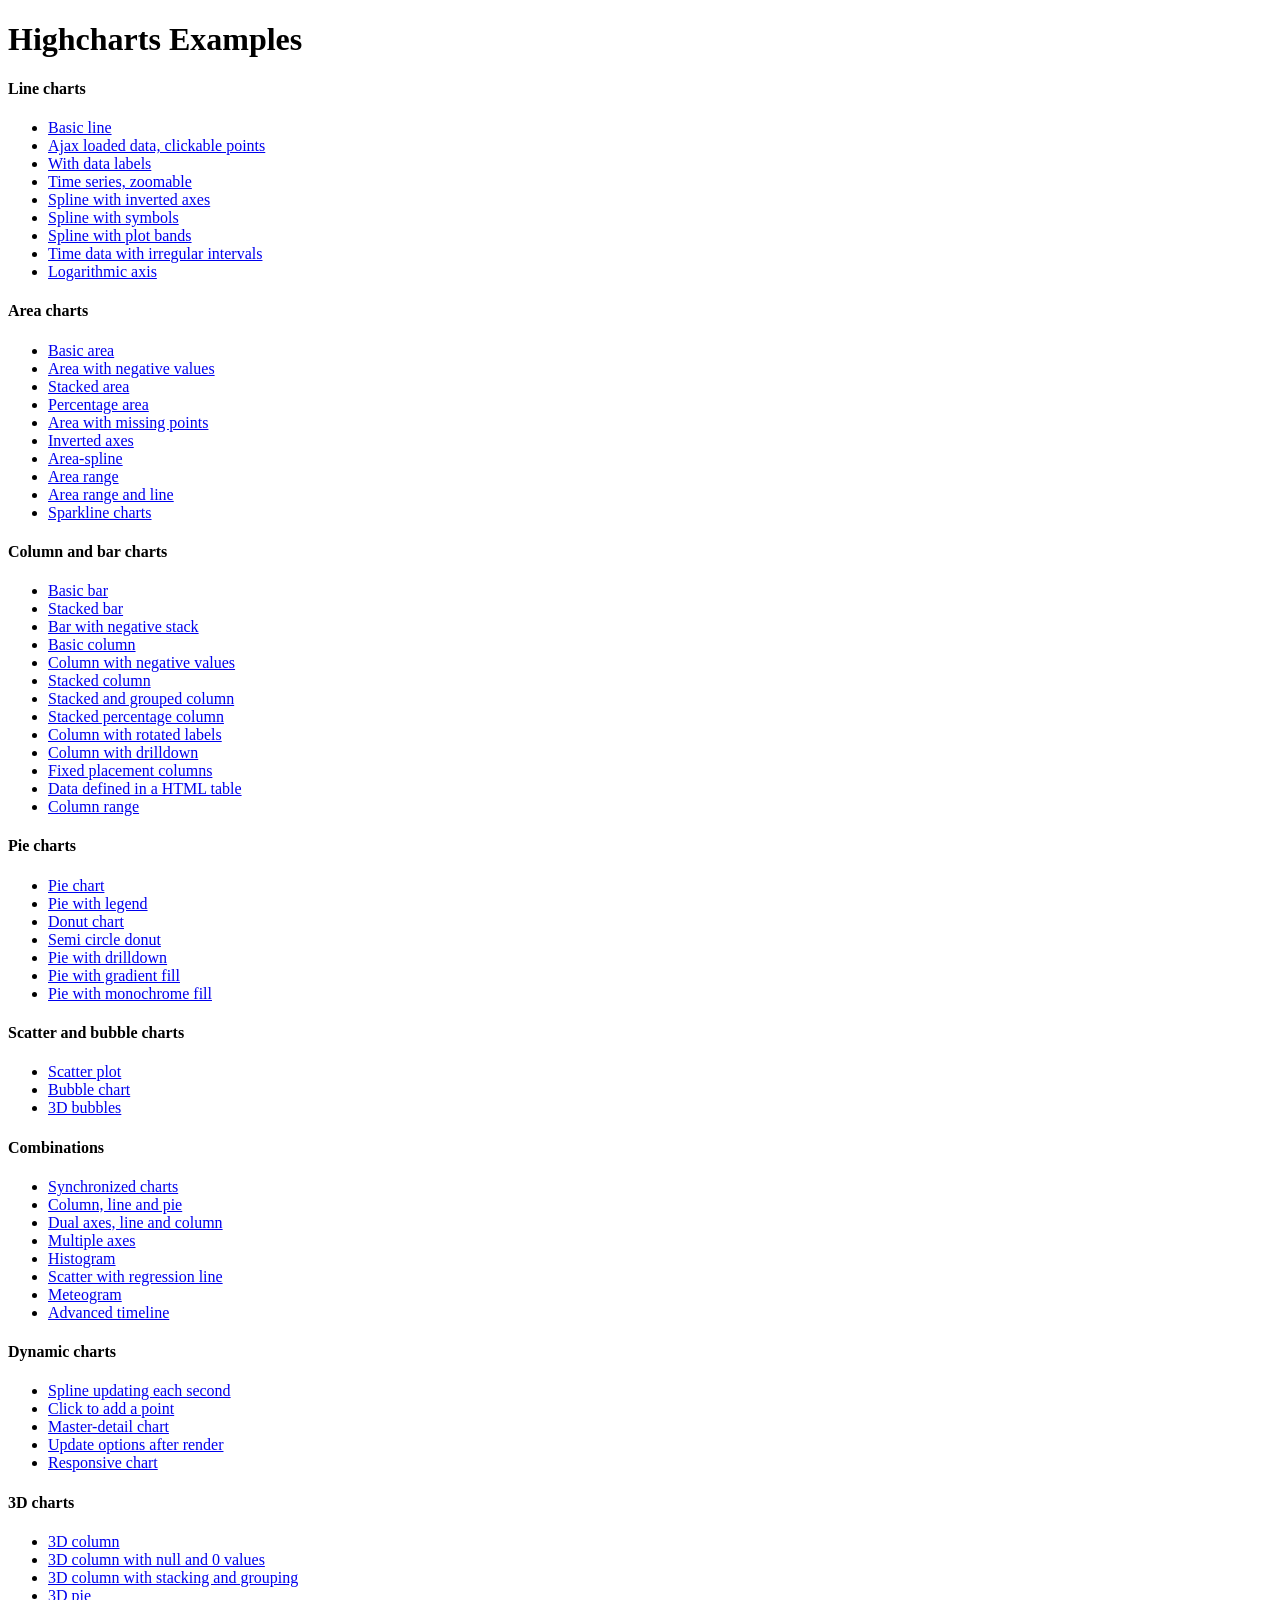
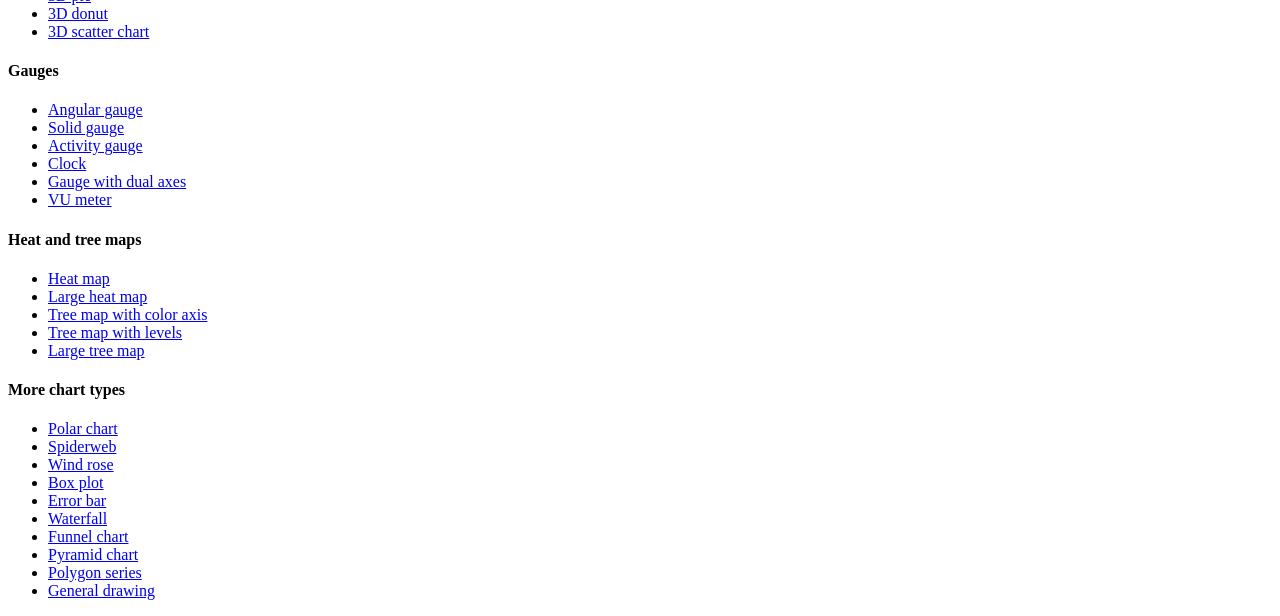
<file: Pet.Prototype/lib/highcharts-5.0/highcharts/index.htm>
<!DOCTYPE HTML PUBLIC "-//W3C//DTD HTML 4.01//EN" "http://www.w3.org/TR/html4/strict.dtd">
<html>
	<head>
		<meta http-equiv="Content-Type" content="text/html; charset=utf-8" />
		<title>Highcharts Examples</title>
	</head>
	<body>
		<h1>Highcharts Examples</h1>
		<h4>Line charts</h4>
		<ul>
			<li><a href="examples/line-basic/index.htm">Basic line</a></li>
			<li><a href="examples/line-ajax/index.htm">Ajax loaded data, clickable points</a></li>
			<li><a href="examples/line-labels/index.htm">With data labels</a></li>
			<li><a href="examples/line-time-series/index.htm">Time series, zoomable</a></li>
			<li><a href="examples/spline-inverted/index.htm">Spline with inverted axes</a></li>
			<li><a href="examples/spline-symbols/index.htm">Spline with symbols</a></li>
			<li><a href="examples/spline-plot-bands/index.htm">Spline with plot bands</a></li>
			<li><a href="examples/spline-irregular-time/index.htm">Time data with irregular intervals</a></li>
			<li><a href="examples/line-log-axis/index.htm">Logarithmic axis</a></li>
		</ul>
		<h4>Area charts</h4>
		<ul>
			<li><a href="examples/area-basic/index.htm">Basic area</a></li>
			<li><a href="examples/area-negative/index.htm">Area with negative values</a></li>
			<li><a href="examples/area-stacked/index.htm">Stacked area</a></li>
			<li><a href="examples/area-stacked-percent/index.htm">Percentage area</a></li>
			<li><a href="examples/area-missing/index.htm">Area with missing points</a></li>
			<li><a href="examples/area-inverted/index.htm">Inverted axes</a></li>
			<li><a href="examples/areaspline/index.htm">Area-spline</a></li>
			<li><a href="examples/arearange/index.htm">Area range</a></li>
			<li><a href="examples/arearange-line/index.htm">Area range and line</a></li>
			<li><a href="examples/sparkline/index.htm">Sparkline charts</a></li>
		</ul>
		<h4>Column and bar charts</h4>
		<ul>
			<li><a href="examples/bar-basic/index.htm">Basic bar</a></li>
			<li><a href="examples/bar-stacked/index.htm">Stacked bar</a></li>
			<li><a href="examples/bar-negative-stack/index.htm">Bar with negative stack</a></li>
			<li><a href="examples/column-basic/index.htm">Basic column</a></li>
			<li><a href="examples/column-negative/index.htm">Column with negative values</a></li>
			<li><a href="examples/column-stacked/index.htm">Stacked column</a></li>
			<li><a href="examples/column-stacked-and-grouped/index.htm">Stacked and grouped column</a></li>
			<li><a href="examples/column-stacked-percent/index.htm">Stacked percentage column</a></li>
			<li><a href="examples/column-rotated-labels/index.htm">Column with rotated labels</a></li>
			<li><a href="examples/column-drilldown/index.htm">Column with drilldown</a></li>
			<li><a href="examples/column-placement/index.htm">Fixed placement columns</a></li>
			<li><a href="examples/column-parsed/index.htm">Data defined in a HTML table</a></li>
			<li><a href="examples/columnrange/index.htm">Column range</a></li>
		</ul>
		<h4>Pie charts</h4>
		<ul>
			<li><a href="examples/pie-basic/index.htm">Pie chart</a></li>
			<li><a href="examples/pie-legend/index.htm">Pie with legend</a></li>
			<li><a href="examples/pie-donut/index.htm">Donut chart</a></li>
			<li><a href="examples/pie-semi-circle/index.htm">Semi circle donut</a></li>
			<li><a href="examples/pie-drilldown/index.htm">Pie with drilldown</a></li>
			<li><a href="examples/pie-gradient/index.htm">Pie with gradient fill</a></li>
			<li><a href="examples/pie-monochrome/index.htm">Pie with monochrome fill</a></li>
		</ul>
		<h4>Scatter and bubble charts</h4>
		<ul>
			<li><a href="examples/scatter/index.htm">Scatter plot</a></li>
			<li><a href="examples/bubble/index.htm">Bubble chart</a></li>
			<li><a href="examples/bubble-3d/index.htm">3D bubbles</a></li>
		</ul>
		<h4>Combinations</h4>
		<ul>
			<li><a href="examples/synchronized-charts/index.htm">Synchronized charts</a></li>
			<li><a href="examples/combo/index.htm">Column, line and pie</a></li>
			<li><a href="examples/combo-dual-axes/index.htm">Dual axes, line and column</a></li>
			<li><a href="examples/combo-multi-axes/index.htm">Multiple axes</a></li>
			<li><a href="examples/combo-histogram/index.htm">Histogram</a></li>
			<li><a href="examples/combo-regression/index.htm">Scatter with regression line</a></li>
			<li><a href="examples/combo-meteogram/index.htm">Meteogram</a></li>
			<li><a href="examples/combo-timeline/index.htm">Advanced timeline</a></li>
		</ul>
		<h4>Dynamic charts</h4>
		<ul>
			<li><a href="examples/dynamic-update/index.htm">Spline updating each second</a></li>
			<li><a href="examples/dynamic-click-to-add/index.htm">Click to add a point</a></li>
			<li><a href="examples/dynamic-master-detail/index.htm">Master-detail chart</a></li>
			<li><a href="examples/chart-update/index.htm">Update options after render</a></li>
			<li><a href="examples/responsive/index.htm">Responsive chart</a></li>
		</ul>
		<h4>3D charts</h4>
		<ul>
			<li><a href="examples/3d-column-interactive/index.htm">3D column</a></li>
			<li><a href="examples/3d-column-null-values/index.htm">3D column with null and 0 values</a></li>
			<li><a href="examples/3d-column-stacking-grouping/index.htm">3D column with stacking and grouping</a></li>
			<li><a href="examples/3d-pie/index.htm">3D pie</a></li>
			<li><a href="examples/3d-pie-donut/index.htm">3D donut</a></li>
			<li><a href="examples/3d-scatter-draggable/index.htm">3D scatter chart</a></li>
		</ul>
		<h4>Gauges</h4>
		<ul>
			<li><a href="examples/gauge-speedometer/index.htm">Angular gauge</a></li>
			<li><a href="examples/gauge-solid/index.htm">Solid gauge</a></li>
			<li><a href="examples/gauge-activity/index.htm">Activity gauge</a></li>
			<li><a href="examples/gauge-clock/index.htm">Clock</a></li>
			<li><a href="examples/gauge-dual/index.htm">Gauge with dual axes</a></li>
			<li><a href="examples/gauge-vu-meter/index.htm">VU meter</a></li>
		</ul>
		<h4>Heat and tree maps</h4>
		<ul>
			<li><a href="examples/heatmap/index.htm">Heat map</a></li>
			<li><a href="examples/heatmap-canvas/index.htm">Large heat map</a></li>
			<li><a href="examples/treemap-coloraxis/index.htm">Tree map with color axis</a></li>
			<li><a href="examples/treemap-with-levels/index.htm">Tree map with levels</a></li>
			<li><a href="examples/treemap-large-dataset/index.htm">Large tree map</a></li>
		</ul>
		<h4>More chart types</h4>
		<ul>
			<li><a href="examples/polar/index.htm">Polar chart</a></li>
			<li><a href="examples/polar-spider/index.htm">Spiderweb</a></li>
			<li><a href="examples/polar-wind-rose/index.htm">Wind rose</a></li>
			<li><a href="examples/box-plot/index.htm">Box plot</a></li>
			<li><a href="examples/error-bar/index.htm">Error bar</a></li>
			<li><a href="examples/waterfall/index.htm">Waterfall</a></li>
			<li><a href="examples/funnel/index.htm">Funnel chart</a></li>
			<li><a href="examples/pyramid/index.htm">Pyramid chart</a></li>
			<li><a href="examples/polygon/index.htm">Polygon series</a></li>
			<li><a href="examples/renderer/index.htm">General drawing</a></li>
		</ul>
	</body>
</html>
</file>
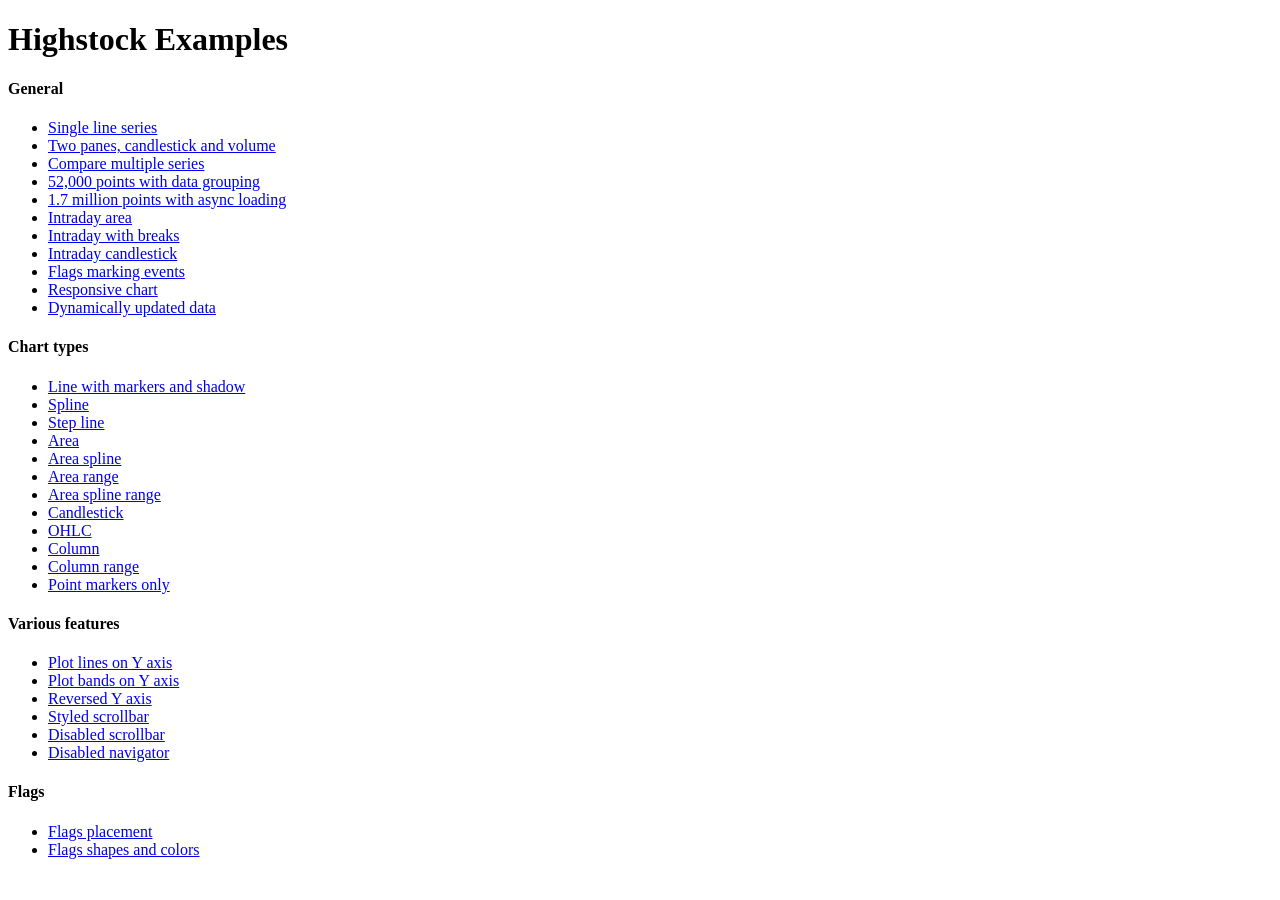
<file: Pet.Prototype/lib/highcharts-5.0/highstock/index.htm>
<!DOCTYPE HTML PUBLIC "-//W3C//DTD HTML 4.01//EN" "http://www.w3.org/TR/html4/strict.dtd">
<html>
	<head>
		<meta http-equiv="Content-Type" content="text/html; charset=iso-utf-8" />
		<title>Highstock Examples</title>
	</head>
	<body>
		<h1>Highstock Examples</h1>
		<h4>General</h4>
		<ul>
			<li><a href="examples/basic-line/index.htm"> Single line series</a></li>
			<li><a href="examples/candlestick-and-volume/index.htm"> Two panes, candlestick and volume</a></li>
			<li><a href="examples/compare/index.htm"> Compare multiple series</a></li>
			<li><a href="examples/data-grouping/index.htm"> 52,000 points with data grouping</a></li>
			<li><a href="examples/lazy-loading/index.htm"> 1.7 million points with async loading</a></li>
			<li><a href="examples/intraday-area/index.htm"> Intraday area</a></li>
			<li><a href="examples/intraday-breaks/index.htm"> Intraday with breaks</a></li>
			<li><a href="examples/intraday-candlestick/index.htm"> Intraday candlestick</a></li>
			<li><a href="examples/flags-general/index.htm"> Flags marking events</a></li>
			<li><a href="examples/responsive/index.htm"> Responsive chart</a></li>
			<li><a href="examples/dynamic-update/index.htm"> Dynamically updated data</a></li>
		</ul>
		<h4>Chart types</h4>
		<ul>
			<li><a href="examples/line-markers/index.htm"> Line with markers and shadow</a></li>
			<li><a href="examples/spline/index.htm"> Spline</a></li>
			<li><a href="examples/step-line/index.htm"> Step line</a></li>
			<li><a href="examples/area/index.htm"> Area</a></li>
			<li><a href="examples/areaspline/index.htm"> Area spline</a></li>
			<li><a href="examples/arearange/index.htm"> Area range</a></li>
			<li><a href="examples/areasplinerange/index.htm"> Area spline range</a></li>
			<li><a href="examples/candlestick/index.htm"> Candlestick</a></li>
			<li><a href="examples/ohlc/index.htm"> OHLC</a></li>
			<li><a href="examples/column/index.htm"> Column</a></li>
			<li><a href="examples/columnrange/index.htm"> Column range</a></li>
			<li><a href="examples/markers-only/index.htm"> Point markers only</a></li>
		</ul>
		<h4>Various features</h4>
		<ul>
			<li><a href="examples/yaxis-plotlines/index.htm"> Plot lines on Y axis</a></li>
			<li><a href="examples/yaxis-plotbands/index.htm"> Plot bands on Y axis</a></li>
			<li><a href="examples/yaxis-reversed/index.htm"> Reversed Y axis</a></li>
			<li><a href="examples/styled-scrollbar/index.htm"> Styled scrollbar</a></li>
			<li><a href="examples/scrollbar-disabled/index.htm"> Disabled scrollbar</a></li>
			<li><a href="examples/navigator-disabled/index.htm"> Disabled navigator</a></li>
		</ul>
		<h4>Flags</h4>
		<ul>
			<li><a href="examples/flags-placement/index.htm"> Flags placement</a></li>
			<li><a href="examples/flags-shapes/index.htm"> Flags shapes and colors</a></li>
		</ul>
	</body>
</html>
</file>
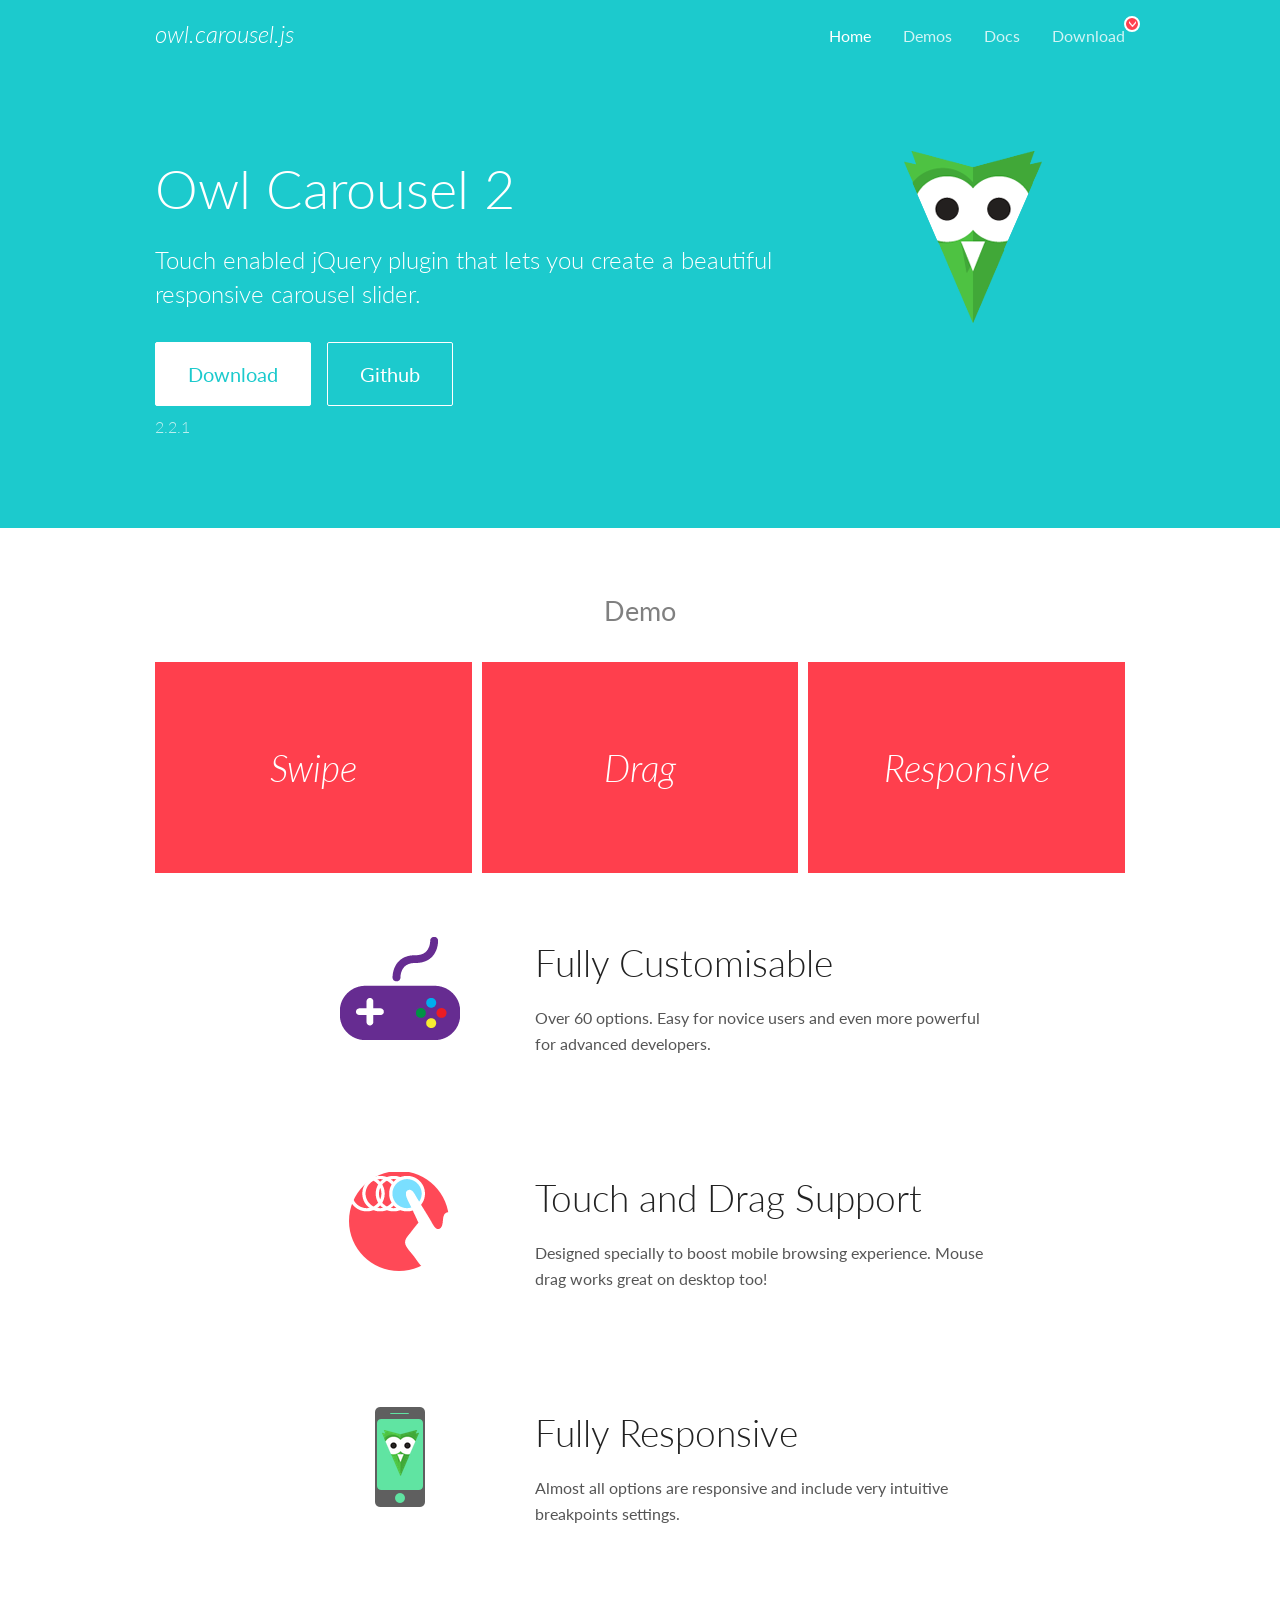
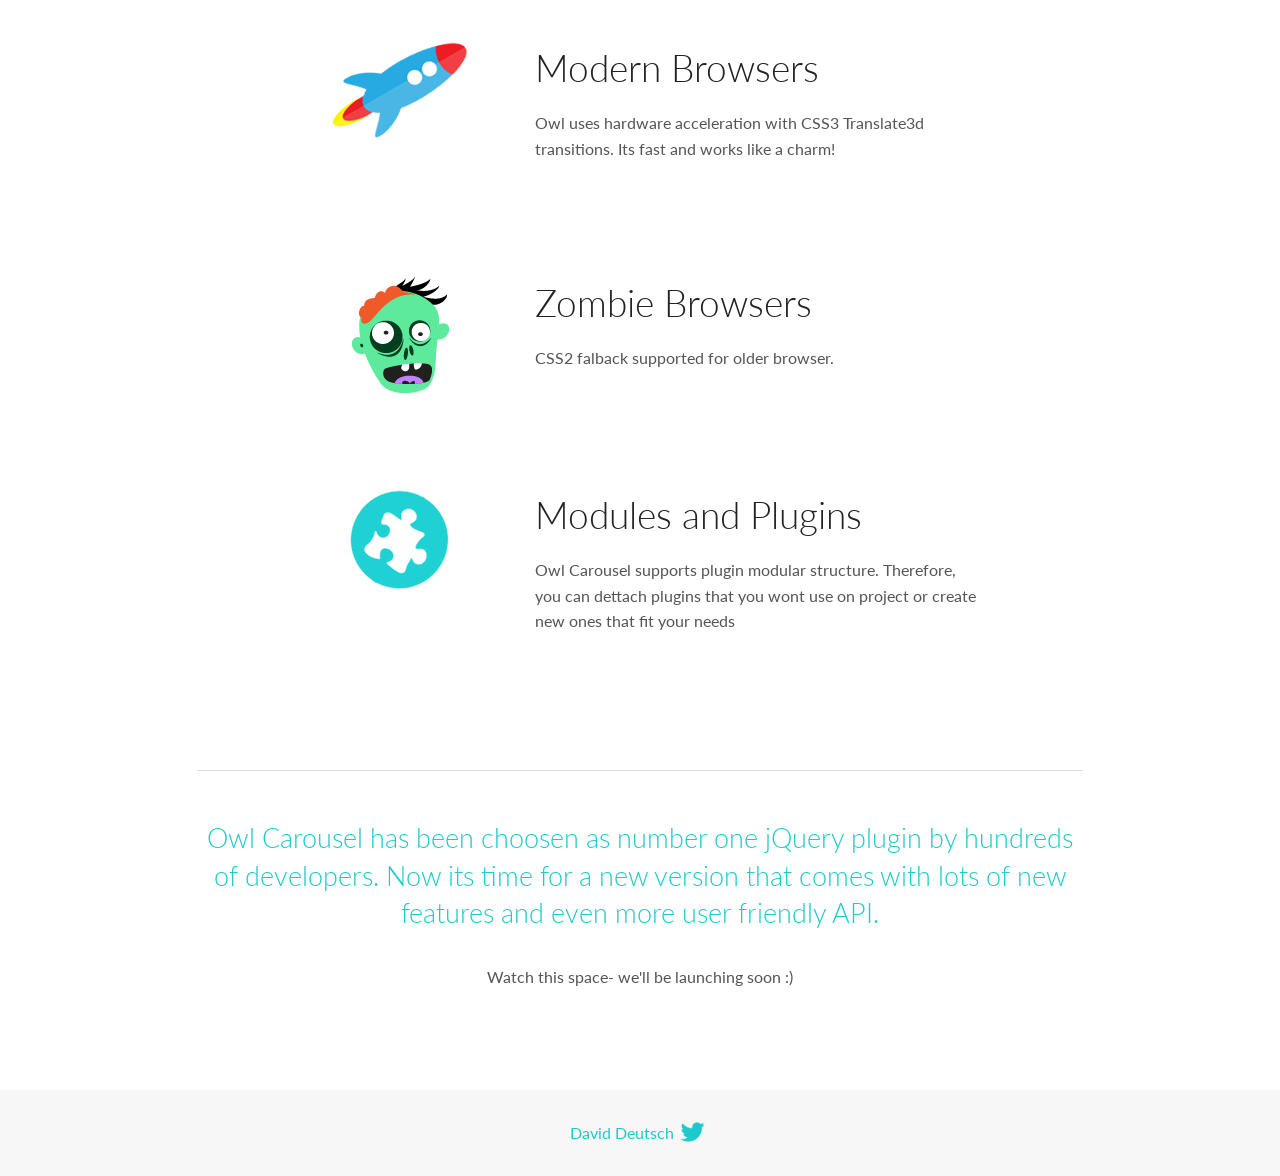
<file: Pet.Prototype/lib/owlSlider/docs/index.html>
<!DOCTYPE html>
<html lang="en">
  <head>

    <!-- head -->
    <meta charset="utf-8">
    <meta name="msapplication-tap-highlight" content="no" />
    <meta name="viewport" content="width=device-width, initial-scale=1.0" />
    <meta name="description" content="Touch enabled jQuery plugin that lets you create beautiful responsive carousel slider.">
    <meta name="author" content="David Deutsch">
    <title>
      Home | Owl Carousel | 2.2.1
    </title>

    <!-- Stylesheets -->
    <link href='https://fonts.googleapis.com/css?family=Lato:300,400,700,400italic,300italic' rel='stylesheet' type='text/css'>
    <link rel="stylesheet" href="assets/css/docs.theme.min.css">

    <!-- Owl Stylesheets -->
    <link rel="stylesheet" href="assets/owlcarousel/assets/owl.carousel.min.css">
    <link rel="stylesheet" href="assets/owlcarousel/assets/owl.theme.default.min.css">

    <!-- HTML5 shim and Respond.js IE8 support of HTML5 elements and media queries -->

    <!--[if lt IE 9]>
      <script src="https://oss.maxcdn.com/libs/html5shiv/3.7.0/html5shiv.js"></script>
      <script src="https://oss.maxcdn.com/libs/respond.js/1.3.0/respond.min.js"></script>
    <![endif]-->

    <!-- Favicons -->
    <link rel="apple-touch-icon-precomposed" sizes="144x144" href="assets/ico/apple-touch-icon-144-precomposed.png">
    <link rel="shortcut icon" href="assets/ico/favicon.png">
    <link rel="shortcut icon" href="favicon.ico">

    <!-- Yeah i know js should not be in header. Its required for demos.-->

    <!-- javascript -->
    <script src="assets/vendors/jquery.min.js"></script>
    <script src="assets/owlcarousel/owl.carousel.js"></script>
  </head>
  <body>

    <!-- header -->
    <header class="header">
      <div class="row">
        <div class="large-12 columns">
          <div class="brand left">
            <h3>
              <a href="/OwlCarousel2/">owl.carousel.js</a> 
            </h3>
          </div>
          <a id="toggle-nav" class="right">
            <span></span> <span></span> <span></span> 
          </a> 
          <div class="nav-bar">
            <ul class="clearfix">
              <li class="active">
                <a href="/OwlCarousel2/index.html">Home</a> 
              </li>
              <li> <a href="/OwlCarousel2/demos/demos.html">Demos</a>  </li>
              <li> <a href="/OwlCarousel2/docs/started-welcome.html">Docs</a>  </li>
              <li>
                <a href="https://github.com/OwlCarousel2/OwlCarousel2/archive/2.2.1.zip">Download</a> 
                <span class="download"></span> 
              </li>
            </ul>
          </div>
        </div>
      </div>
    </header>

    <!-- home panel -->
    <section id="hero">
      <div class="row">
        <div class="large-8 medium-8 columns">
          <h1>Owl Carousel 2</h1>
          <h4>Touch enabled jQuery plugin that lets you create a beautiful responsive carousel slider.</h4>
          <a href="https://github.com/OwlCarousel2/OwlCarousel2/archive/2.2.1.zip" class="hero-button">Download</a> 
          <a href="https://github.com/OwlCarousel2/OwlCarousel2" class="hero-button outline">Github</a> 
          <p>2.2.1</p>
        </div>
        <div class="large-4 medium-4 columns">
          <img class="owl-logo" src="assets/img/owl-logo.png" alt="mr. Owl">
        </div>
      </div>
    </section>

    <!-- body -->
    <div class="home-demo">
      <div class="row">
        <div class="large-12 columns">
          <h3>Demo</h3>
          <div class="owl-carousel">
            <div class="item">
              <h2>Swipe</h2>
            </div>
            <div class="item">
              <h2>Drag</h2>
            </div>
            <div class="item">
              <h2>Responsive</h2>
            </div>
            <div class="item">
              <h2>CSS3</h2>
            </div>
            <div class="item">
              <h2>Fast</h2>
            </div>
            <div class="item">
              <h2>Easy</h2>
            </div>
            <div class="item">
              <h2>Free</h2>
            </div>
            <div class="item">
              <h2>Upgradable</h2>
            </div>
            <div class="item">
              <h2>Tons of options</h2>
            </div>
            <div class="item">
              <h2>Infinity</h2>
            </div>
            <div class="item">
              <h2>Auto Width</h2>
            </div>
          </div>
        </div>
      </div>
    </div>
    <script>
      var owl = $('.owl-carousel');
      owl.owlCarousel({
        margin: 10,
        loop: true,
        responsive: {
          0: {
            items: 1
          },
          600: {
            items: 2
          },
          1000: {
            items: 3
          }
        }
      })
    </script>

    <!-- features -->
    <div id="features">
      <div class="row">
        <div class="small-12 medium-9 small-centered columns">
          <section class="row feature">
            <div class="medium-4 small-12 columns">
              <img src="assets/img/feature-options.png" alt="">
            </div>
            <div class="medium-8 small-12 columns">
              <h2>Fully Customisable</h2>
              <p>Over 60 options. Easy for novice users and even more powerful for advanced developers.</p>
            </div>
          </section>
          <section class="row feature">
            <div class="medium-4 small-12 columns">
              <img src="assets/img/feature-drag.png" alt="">
            </div>
            <div class="medium-8 small-12 columns">
              <h2>Touch and Drag Support</h2>
              <p>Designed specially to boost mobile browsing experience. Mouse drag works great on desktop too!</p>
            </div>
          </section>
          <section class="row feature">
            <div class="medium-4 small-12 columns">
              <img src="assets/img/feature-responsive.png" alt="">
            </div>
            <div class="medium-8 small-12 columns">
              <h2>Fully Responsive</h2>
              <p>Almost all options are responsive and include very intuitive breakpoints settings.</p>
            </div>
          </section>
          <section class="row feature">
            <div class="medium-4 small-12 columns">
              <img src="assets/img/feature-modern.png" alt="">
            </div>
            <div class="medium-8 small-12 columns">
              <h2>Modern Browsers</h2>
              <p>Owl uses hardware acceleration with CSS3 Translate3d transitions. Its fast and works like a charm! </p>
            </div>
          </section>
          <section class="row feature">
            <div class="medium-4 small-12 columns">
              <img src="assets/img/feature-zombie.png" alt="">
            </div>
            <div class="medium-8 small-12 columns">
              <h2>Zombie Browsers</h2>
              <p>CSS2 falback supported for older browser.</p>
            </div>
          </section>
          <section class="row feature">
            <div class="medium-4 small-12 columns">
              <img src="assets/img/feature-module.png" alt="">
            </div>
            <div class="medium-8 small-12 columns">
              <h2>Modules and Plugins</h2>
              <p>Owl Carousel supports plugin modular structure. Therefore, you can dettach plugins that you wont use on project or create new ones that fit your needs</p>
            </div>
          </section>
        </div>
      </div>
    </div>

    <!-- footer -->
    <section id="teaser-text">
      <div class="row">
        <div class="small-12 medium-11 small-centered columns">
          <hr>
          <h3 id="owl-carousel-has-been-choosen-as-number-one-jquery-plugin-by-hundreds-of-developers-now-its-time-for-a-new-version-that-comes-with-lots-of-new-features-and-even-more-user-friendly-api-">Owl Carousel has been choosen as number one jQuery plugin by hundreds of developers. Now its time for a new version that comes with lots of new features and even more user friendly API.</h3>
          <p>Watch this space- we&#39;ll be launching soon :)</p>
        </div>
      </div>
    </section>

    <!-- footer -->
    <footer class="footer">
      <div class="row">
        <div class="large-12 columns">
          <h5>
            <a href="/OwlCarousel2/docs/support-contact.html">David Deutsch</a> 
            <a id="custom-tweet-button" href="https://twitter.com/share?url=https://github.com/OwlCarousel2/OwlCarousel2&text=Owl Carousel - This is so awesome! " target="_blank"></a> 
          </h5>
        </div>
      </div>
    </footer>

    <!-- vendors -->
    <script src="assets/vendors/highlight.js"></script>
    <script src="assets/js/app.js"></script>
  </body>
</html>
</file>
